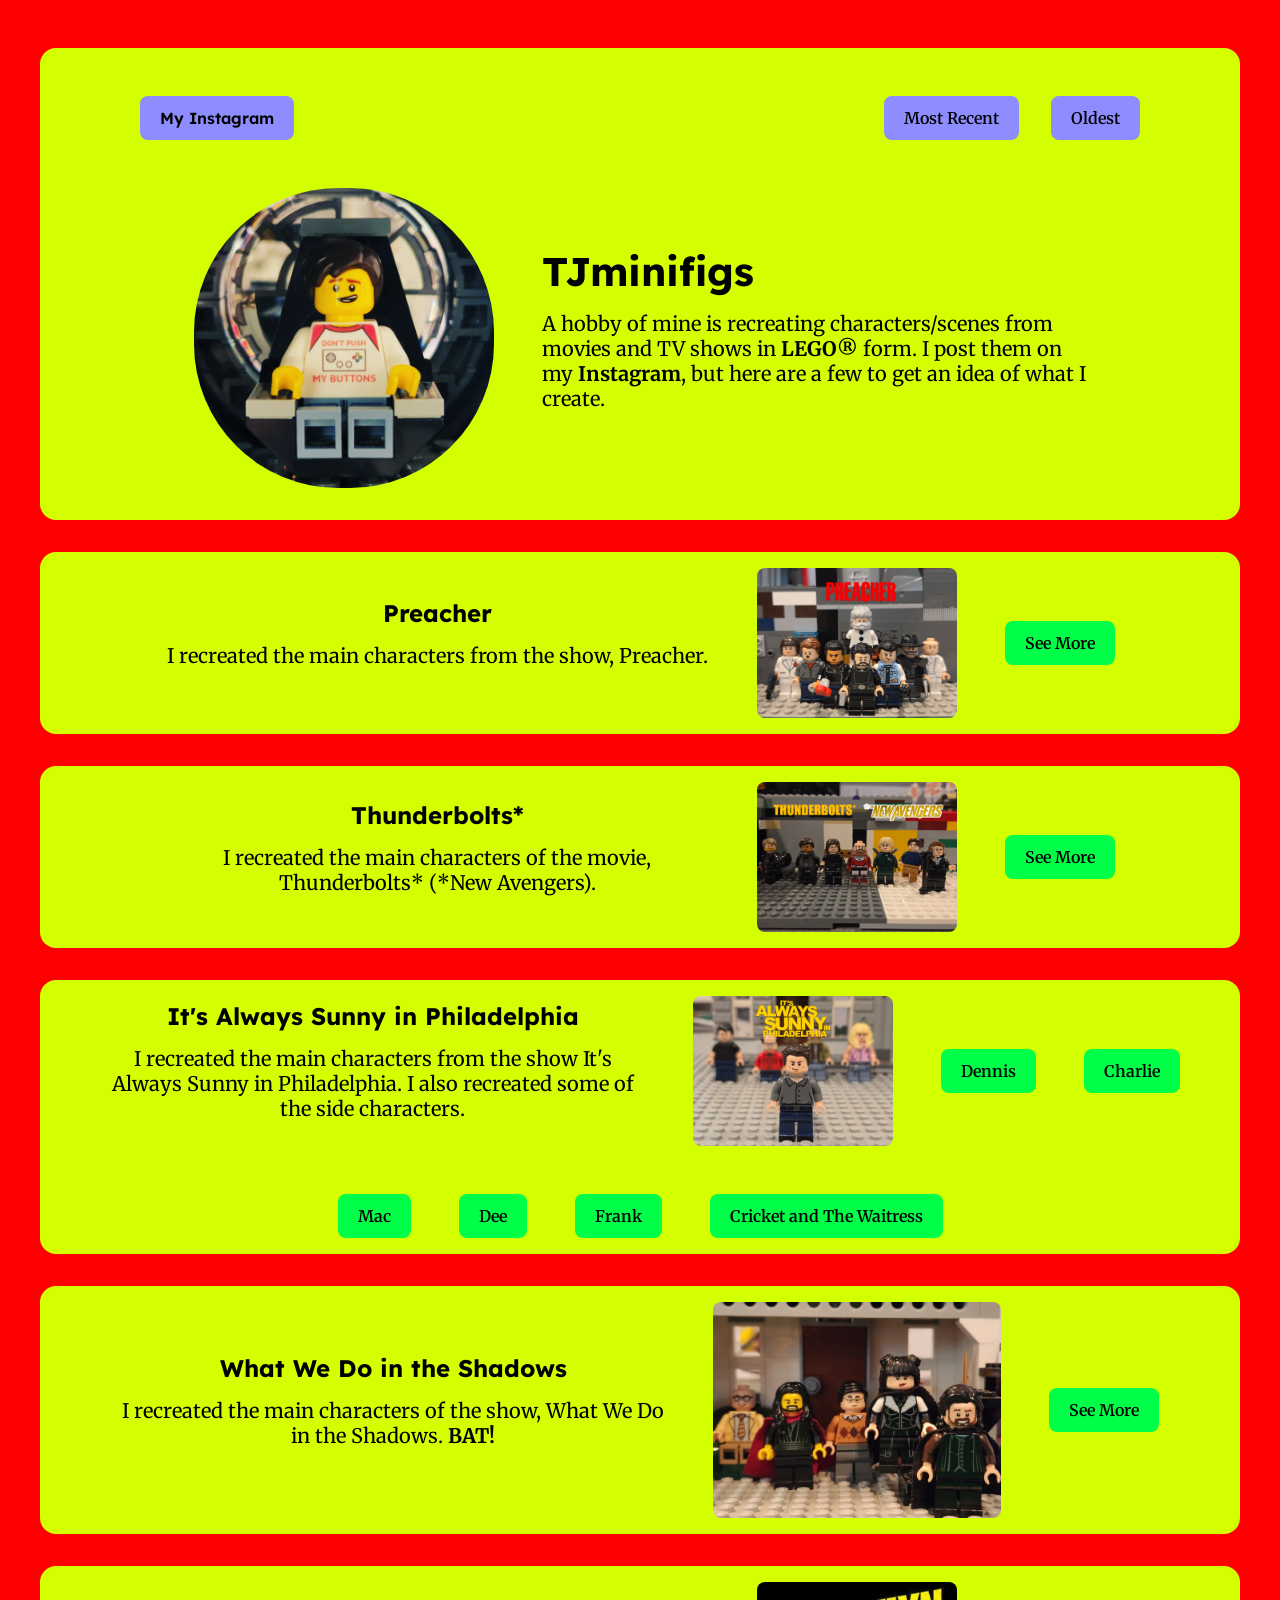
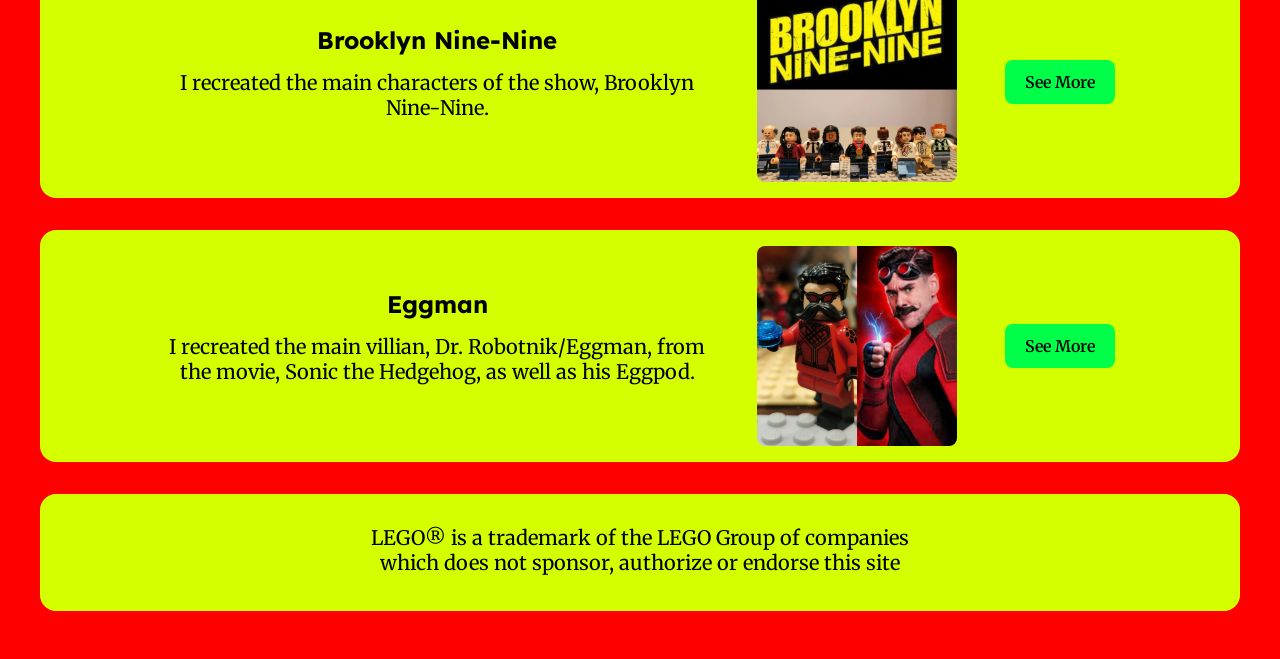
<file: index.html>
<!DOCTYPE html>
<html lang="en">
<head>
    <meta charset="UTF-8">
    <meta name="viewport" content="width=device-width, initial-scale=1.0">
    <title>TJminifigs Website</title>
    <link rel="stylesheet" href="styles.css">
</head>
<body>
    <header>
        <nav>
            <ul>
                <li><a href="https://www.instagram.com/tj_minifigs" class="cta-button secondary">My Instagram</a></li>
                <li><a href="#Latest" class="cta-button secondary">Most Recent</a></li>
                <li><a href="#Oldest" class="cta-button secondary">Oldest</a></li>
            </ul>
        </nav>
        <div class="header-container">
            <img height="300px" width="300px" src="images/TJminifigsLogo.jpg">
            <div class="text-container">
                <h1>TJminifigs</h1>
                <p>A hobby of mine is recreating characters/scenes from movies and TV shows in <strong>LEGO®</strong> form. I post them on my <strong>Instagram</strong>, but here are a few to get an idea of what I create.</p>
            </div>
        </div>
    </header>

    <section id="Latest">
        <div class="flex-container">
            <div class="text-container">
                <h2>Preacher</h2>
                <p>I recreated the main characters from the show, Preacher.</p>
            </div>
            <img height="150px" width="200px" src="images/Preacher/Title.jpg">
            <a href="preacherPage.html" class="cta-button">See More</a>
        </div>
    </section>

    <section>
        <div class="flex-container">
            <div class="text-container">
                <h2>Thunderbolts*</h2>
                <p>I recreated the main characters of the movie, Thunderbolts* (*New Avengers).</p>
            </div>
            <img height="150px" width="200px" src="images/Thunderbolts/Title.jpg">
            <a href="thunderboltsPage.html" class="cta-button">See More</a>
        </div>
    </section>

    <section>
        <div class="flex-container">
            <div class="text-container">
                <h2>It's Always Sunny in Philadelphia</h2>
                <p>I recreated the main characters from the show It's Always Sunny in Philadelphia. I also recreated some of the side characters.</p>
            </div>
            <img height="150px" width="200px" src="images/iasip/Dennis/20250715_184344.jpg">
            <a href="dennisPage.html" class="cta-button">Dennis</a>
            <a href="charliePage.html" class="cta-button">Charlie</a>
            <a href="macPage.html" class="cta-button">Mac</a>
            <a href="deePage.html" class="cta-button">Dee</a>
            <a href="frankPage.html" class="cta-button">Frank</a>
            <a href="dwPage.html" class="cta-button">Cricket and The Waitress</a>
        </div>
    </section>

    <section>
        <div class="flex-container">
            <div class="text-container">
                <h2>What We Do in the Shadows</h2>
                <p>I recreated the main characters of the show, What We Do in the Shadows. <strong>BAT!</strong></p>
            </div>
            <img height="216px" width="288px" src="images/Shadows/Title.jpg">
            <a href="shadowsPage.html" class="cta-button">See More</a>
        </div>
    </section>

    <section>
        <div class="flex-container">
            <div class="text-container">
                <h2>Brooklyn Nine-Nine</h2>
                <p>I recreated the main characters of the show, Brooklyn Nine-Nine.</p>
            </div>
            <img height="200px" width="200px" src="images/Brooklyn/Title.jpg">
            <a href="b99Page.html" class="cta-button">See More</a>
        </div>
    </section>

    <section id="Oldest">
        <div class="flex-container">
            <div class="text-container">
                <h2>Eggman</h2>
                <p>I recreated the main villian, Dr. Robotnik/Eggman, from the movie, Sonic the Hedgehog, as well as his Eggpod.</p>
            </div>
            <img height="200px" width="200px" src="images/Sonic/Title.jpg">
            <a href="sonicPage.html" class="cta-button">See More</a>
        </div>
    </section>

    <section>
        <div class="flex-container">
            <div class="text-container">
                <p>LEGO® is a trademark of the LEGO Group of companies which does not sponsor, authorize or endorse this site</p>
            </div>
        </div>
    </section>
</body>
</html>
</file>
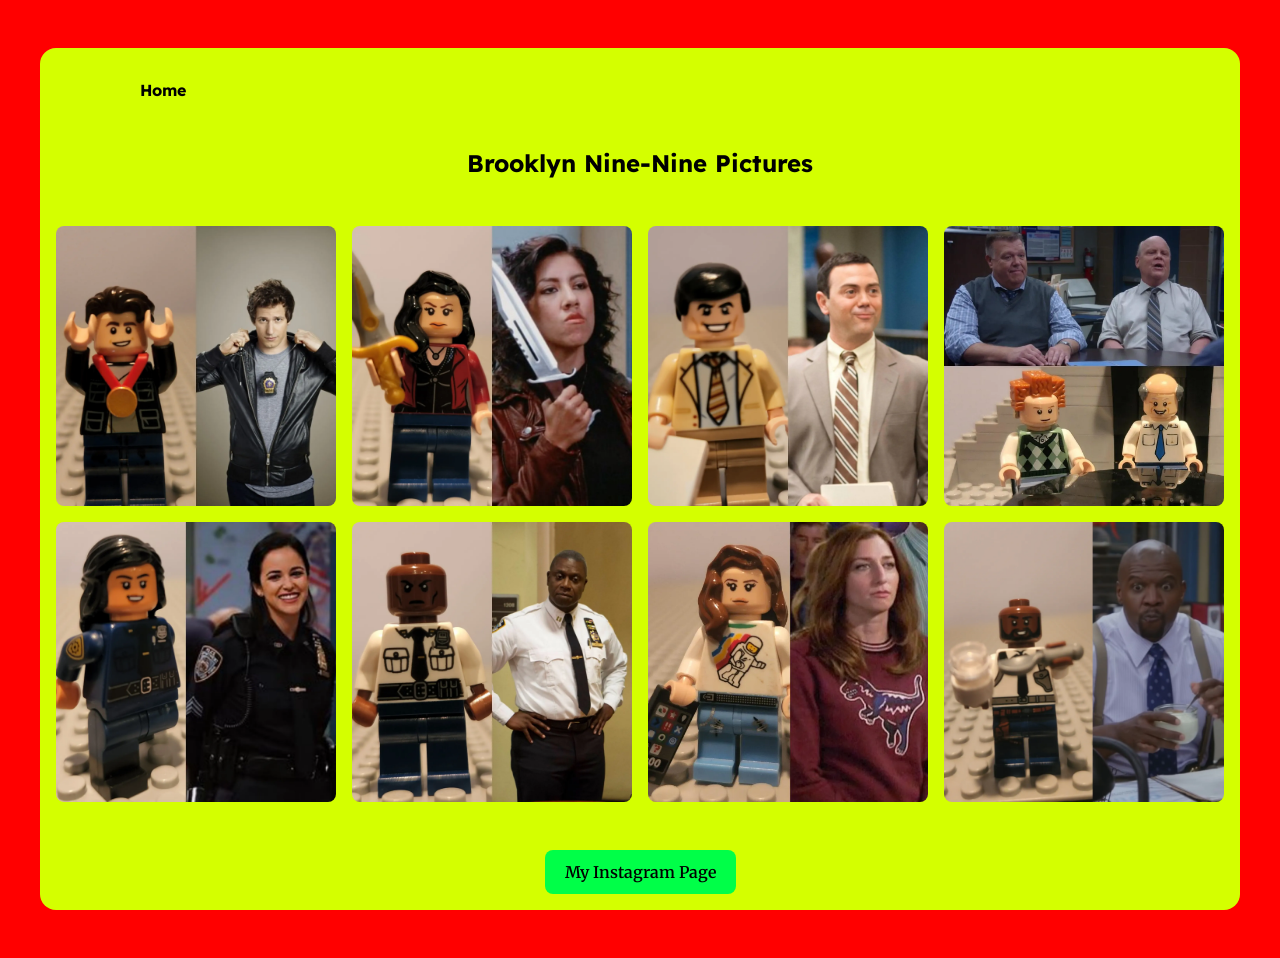
<file: b99Page.html>
<!DOCTYPE html>
<html lang="en">
<head>
    <meta charset="UTF-8">
    <meta name="viewport" content="width=device-width, initial-scale=1.0">
    <title>TJminifigs: B99</title>
    <link rel="stylesheet" href="styles.css">
</head>
<body>
    <section>
        <nav>
            <ul>
                <li><a href="index.html">Home</a></li>
            </ul>
        </nav>
        <h2>Brooklyn Nine-Nine Pictures</h2>
        <div class="grid-container-b99">
            <img style="grid-area: img-1" src="images/Brooklyn/IMG_20220907_194219_845.jpg">
            <img style="grid-area: img-2" src="images/Brooklyn/IMG_20220907_194219_878.jpg">
            <img style="grid-area: img-3" src="images/Brooklyn/IMG_20220907_194219_910.jpg">
            <img style="grid-area: img-4" src="images/Brooklyn/IMG_20220907_194219_962.jpg">
            <img style="grid-area: img-5" src="images/Brooklyn/IMG_20220907_194219_998.jpg">
            <img style="grid-area: img-6" src="images/Brooklyn/IMG_20220907_194220_043.jpg">
            <img style="grid-area: img-7" src="images/Brooklyn/IMG_20220907_194220_074.jpg">
            <img style="grid-area: img-8" src="images/Brooklyn/IMG_20220907_194220_137.jpg">
        </div>
        <a href="https://www.instagram.com/tj_minifigs" class="cta-button">My Instagram Page</a>
    </section>
</body>
</html>
</file>
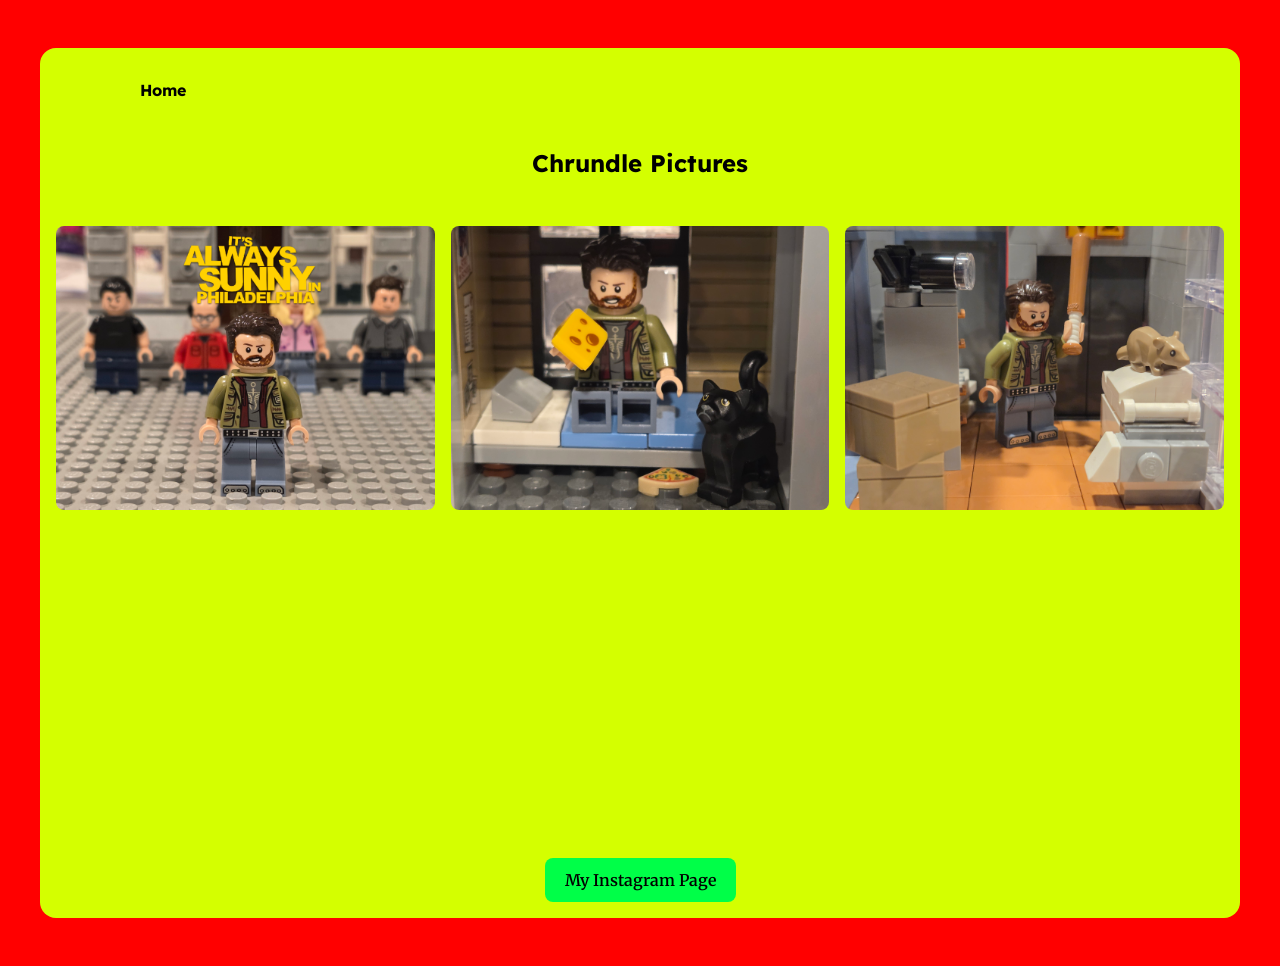
<file: charliePage.html>
<!DOCTYPE html>
<html lang="en">
<head>
    <meta charset="UTF-8">
    <meta name="viewport" content="width=device-width, initial-scale=1.0">
    <title>TJminifigs: Charlie</title>
    <link rel="stylesheet" href="styles.css">
</head>
<body>
    <section>
        <nav>
            <ul>
                <li><a href="index.html">Home</a></li>
            </ul>
        </nav>
        <h2>Chrundle Pictures</h2>
        <div class="grid-container-sunny">
            <img style="grid-area: img-1" src="images/iasip/Charlie/20250718_205018.jpg">
            <img style="grid-area: img-2" src="images/iasip/Charlie/20250718_205501.jpg">
            <img style="grid-area: img-3" src="images/iasip/Charlie/20250718_205755.jpg">
        </div>
        <a href="https://www.instagram.com/tj_minifigs" class="cta-button">My Instagram Page</a>
    </section>
</body>
</html>
</file>
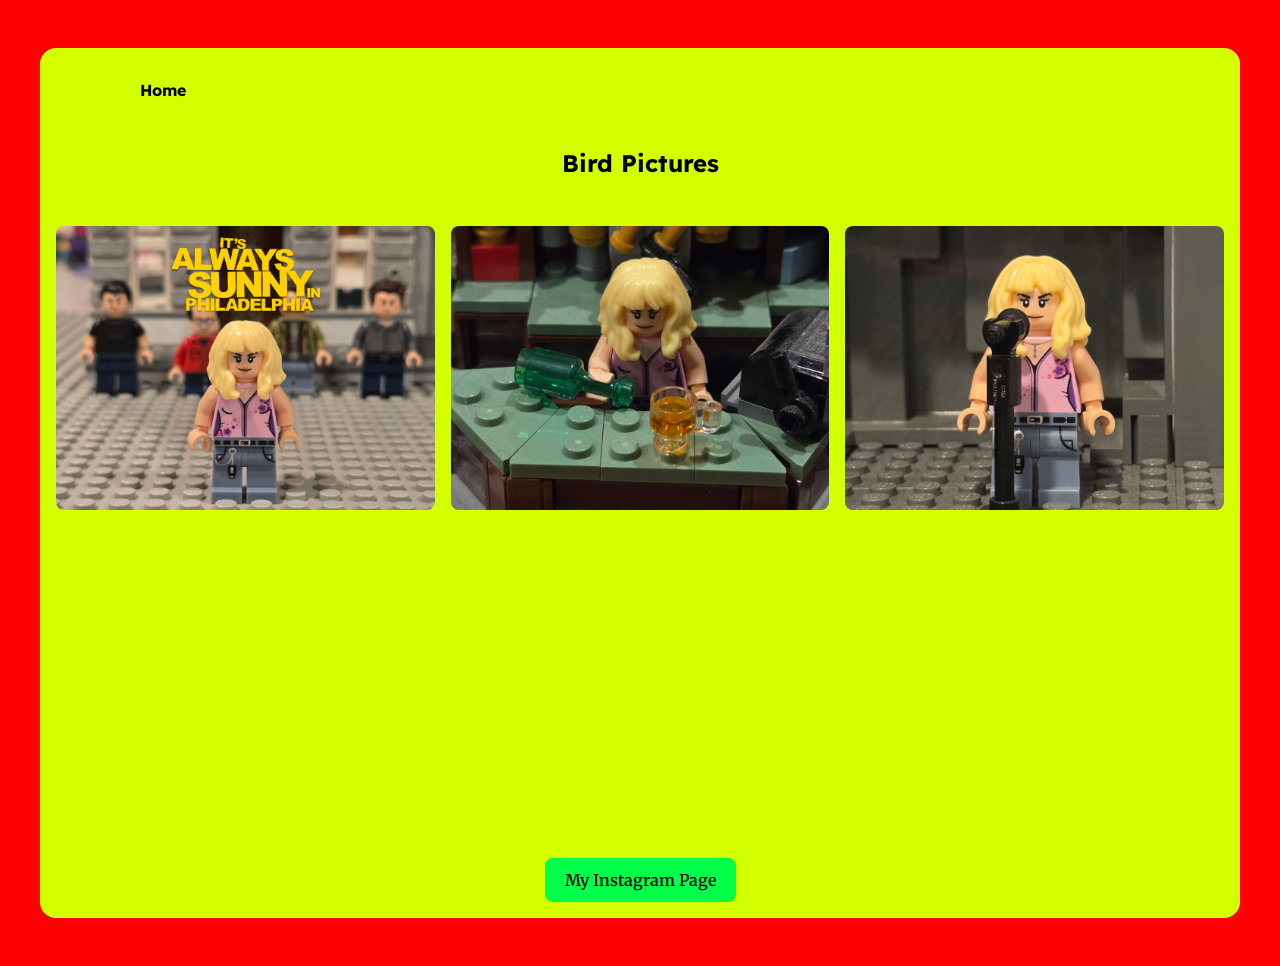
<file: deePage.html>
<!DOCTYPE html>
<html lang="en">
<head>
    <meta charset="UTF-8">
    <meta name="viewport" content="width=device-width, initial-scale=1.0">
    <title>TJminifigs: Dee</title>
    <link rel="stylesheet" href="styles.css">
</head>
<body>
    <section>
        <nav>
            <ul>
                <li><a href="index.html">Home</a></li>
            </ul>
        </nav>
        <h2>Bird Pictures</h2>
        <div class="grid-container-sunny">
            <img style="grid-area: img-1" src="images/iasip/Dee/20250716_205537.jpg">
            <img style="grid-area: img-2" src="images/iasip/Dee/20250716_210234.jpg">
            <img style="grid-area: img-3" src="images/iasip/Dee/20250716_211932.jpg">
        </div>
        <a href="https://www.instagram.com/tj_minifigs" class="cta-button">My Instagram Page</a>
    </section>
</body>
</html>
</file>
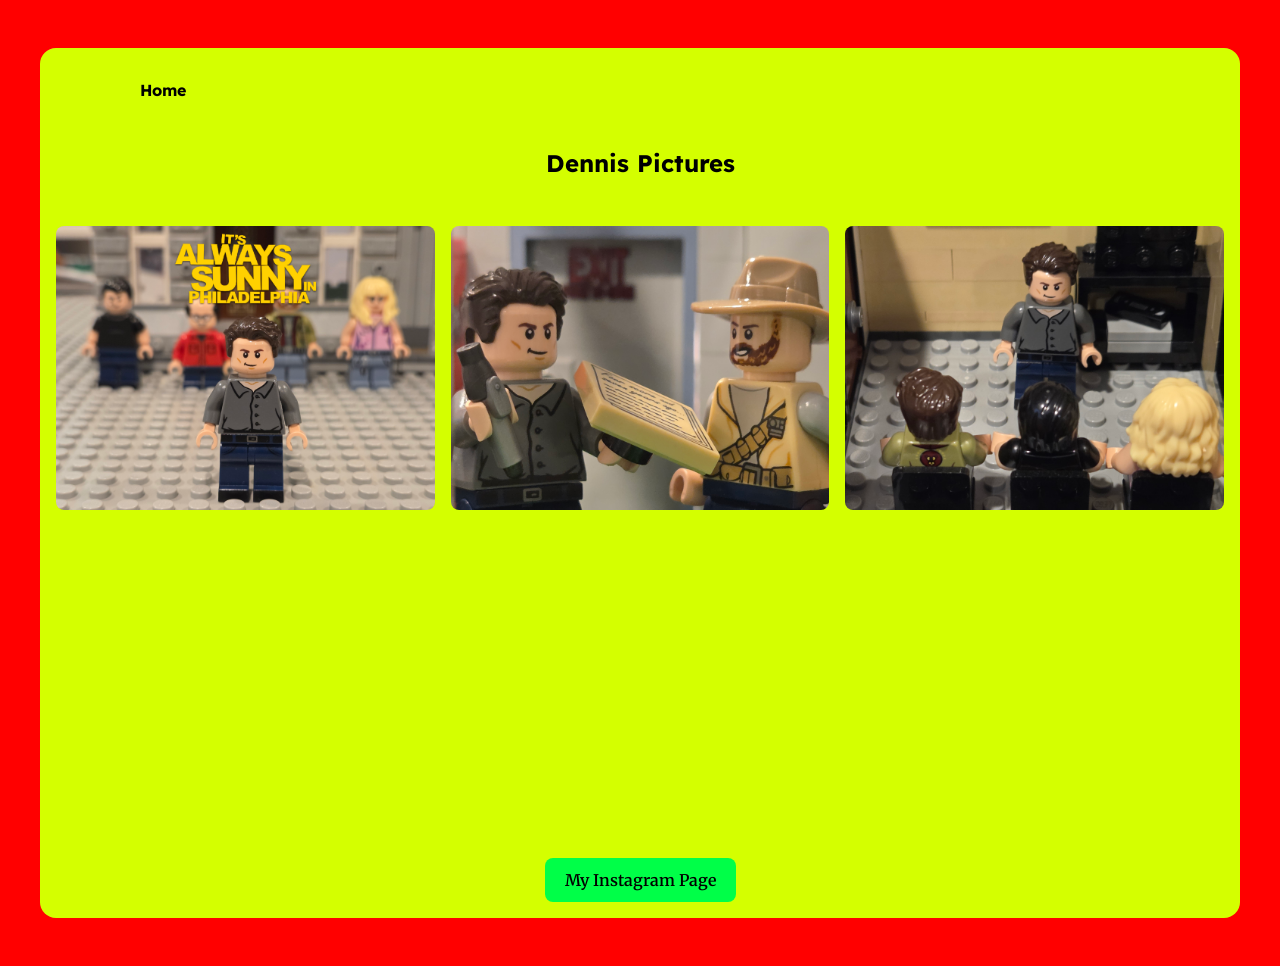
<file: dennisPage.html>
<!DOCTYPE html>
<html lang="en">
<head>
    <meta charset="UTF-8">
    <meta name="viewport" content="width=device-width, initial-scale=1.0">
    <title>TJminifigs: Dennis</title>
    <link rel="stylesheet" href="styles.css">
</head>
<body>
    <section>
        <nav>
            <ul>
                <li><a href="index.html">Home</a></li>
            </ul>
        </nav>
        <h2>Dennis Pictures</h2>
        <div class="grid-container-sunny">
            <img style="grid-area: img-1" src="images/iasip/Dennis/20250715_184344.jpg">
            <img style="grid-area: img-2" src="images/iasip/Dennis/20250715_191120.jpg">
            <img style="grid-area: img-3" src="images/iasip/Dennis/20250715_193728.jpg">
        </div>
        <a href="https://www.instagram.com/tj_minifigs" class="cta-button">My Instagram Page</a>
    </section>
</body>
</html>
</file>
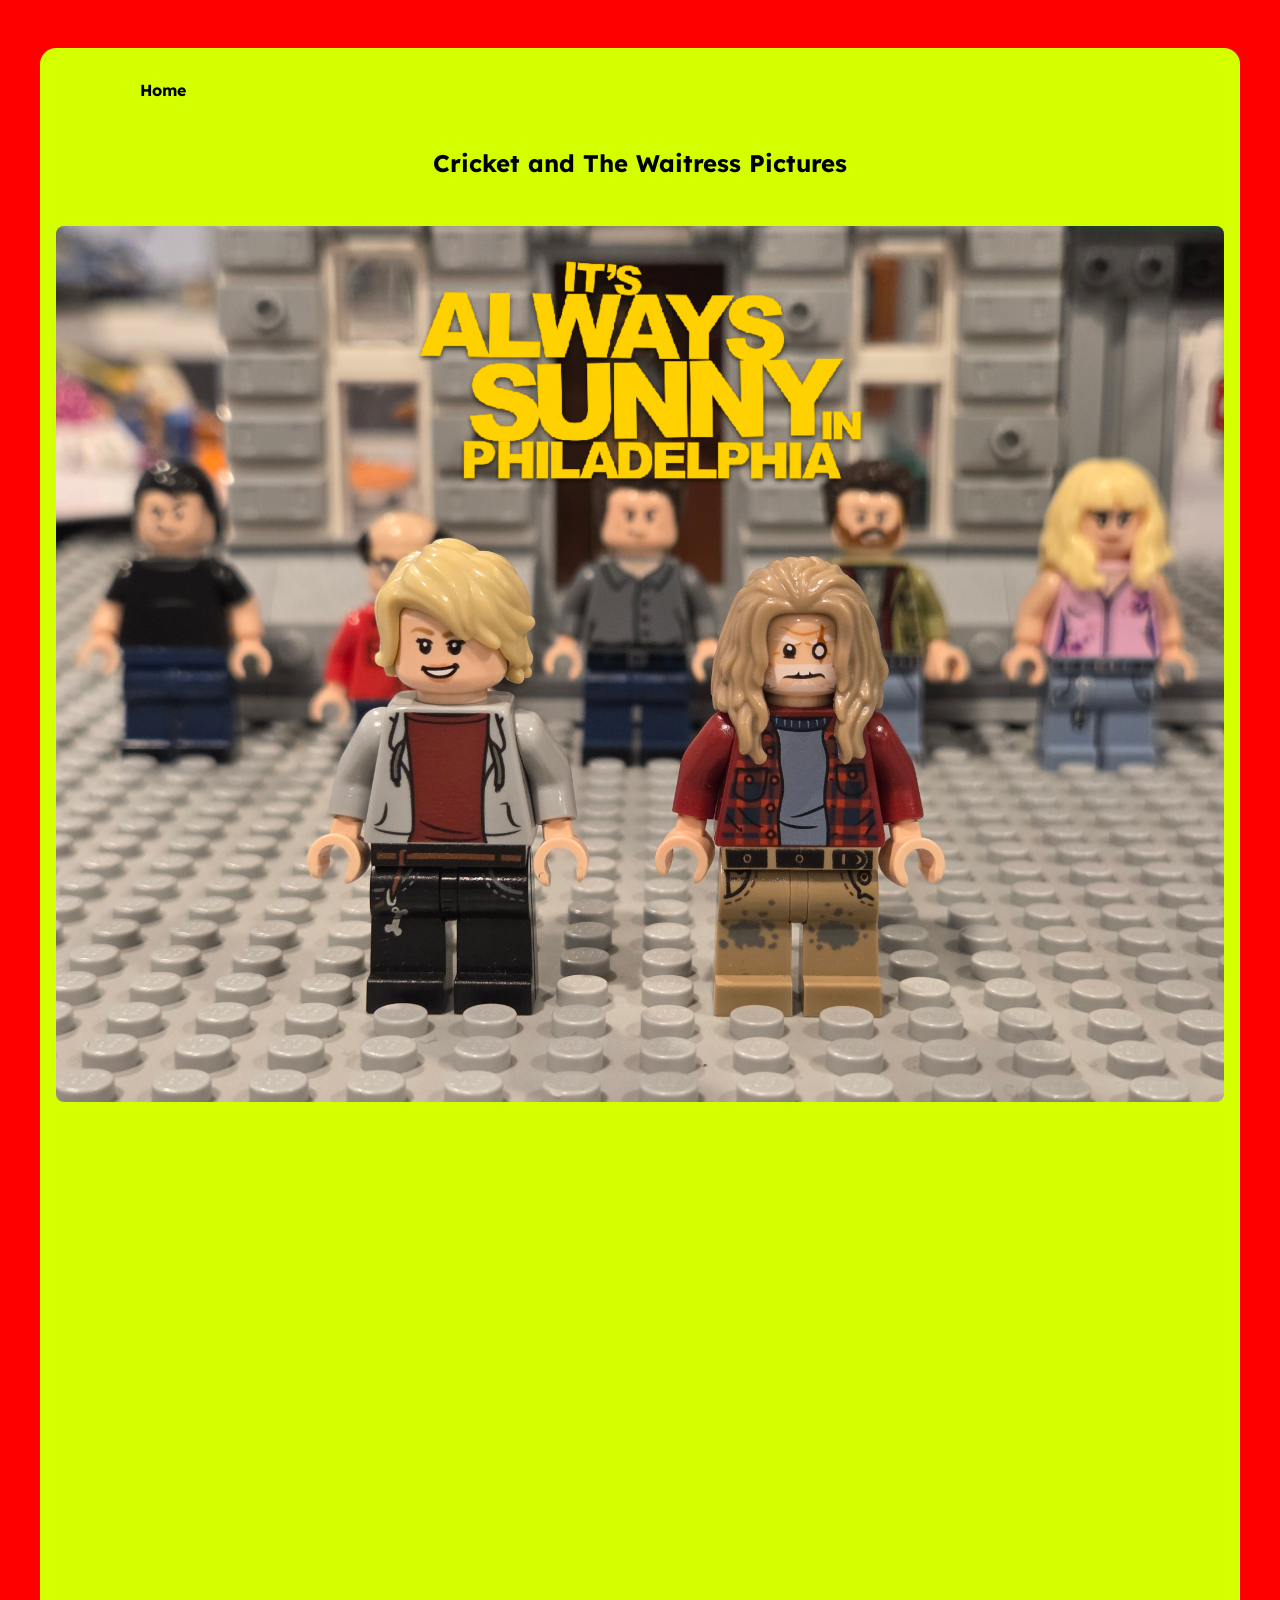
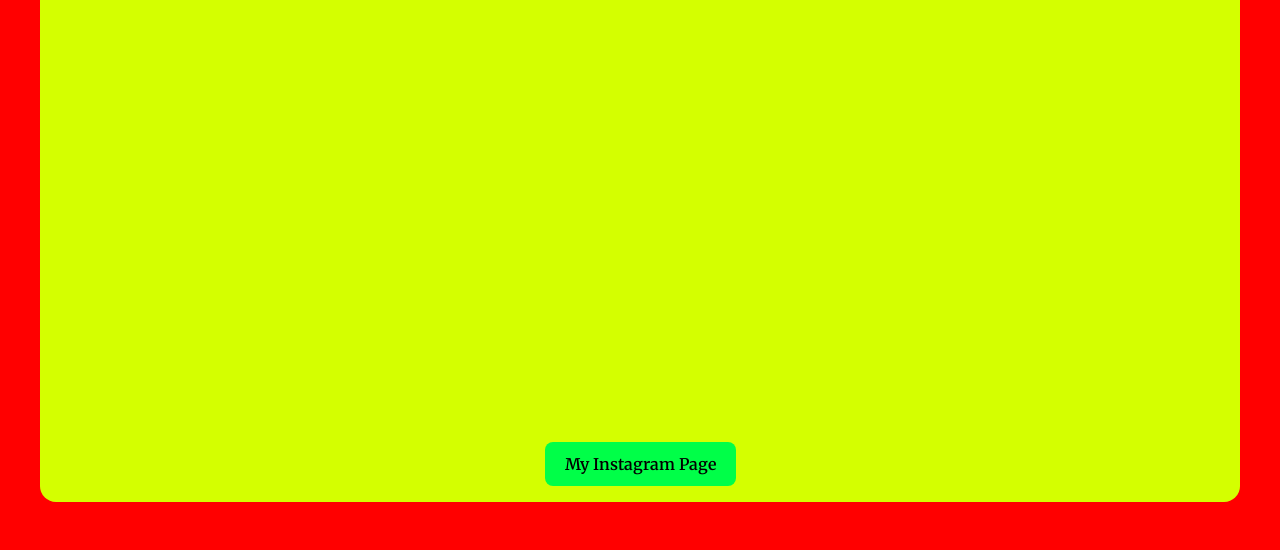
<file: dwPage.html>
<!DOCTYPE html>
<html lang="en">
<head>
    <meta charset="UTF-8">
    <meta name="viewport" content="width=device-width, initial-scale=1.0">
    <title>TJminifigs: Cricket and the Waitress</title>
    <link rel="stylesheet" href="styles.css">
</head>
<body>
    <section>
        <nav>
            <ul>
                <li><a href="index.html">Home</a></li>
            </ul>
        </nav>
        <h2>Cricket and The Waitress Pictures</h2>
        <div class="grid-container-dw">
            <img style="grid-area: img-1" src="images/iasip/dw/20250719_161346.jpg">
        </div>
        <a href="https://www.instagram.com/tj_minifigs" class="cta-button">My Instagram Page</a>
    </section>
</body>
</html>
</file>
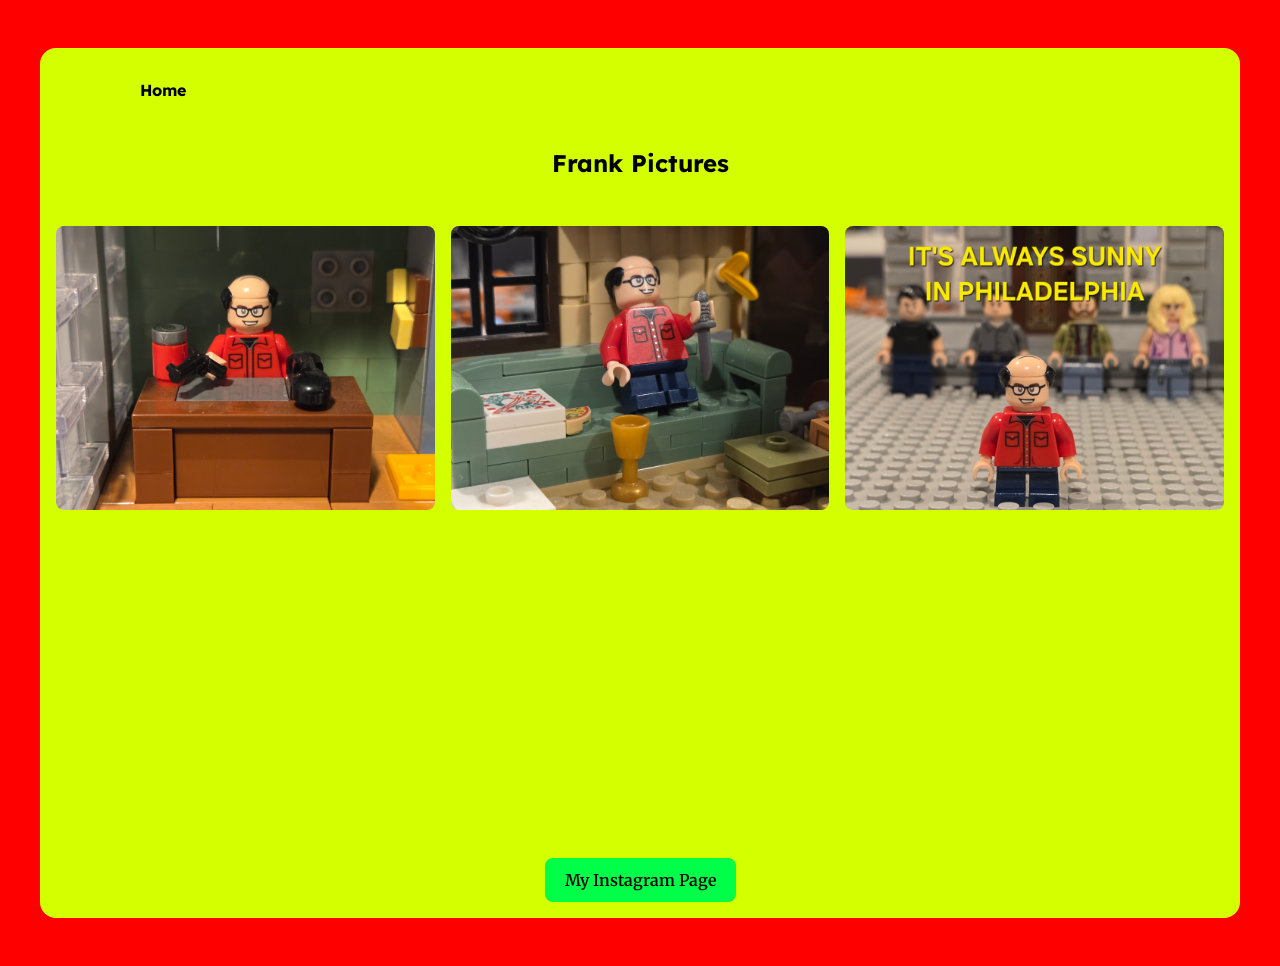
<file: frankPage.html>
<!DOCTYPE html>
<html lang="en">
<head>
    <meta charset="UTF-8">
    <meta name="viewport" content="width=device-width, initial-scale=1.0">
    <title>TJminifigs: Frank</title>
    <link rel="stylesheet" href="styles.css">
</head>
<body>
    <section>
        <nav>
            <ul>
                <li><a href="index.html">Home</a></li>
            </ul>
        </nav>
        <h2>Frank Pictures</h2>
        <div class="grid-container-sunny">
            <img style="grid-area: img-1" src="images/iasip/Frank/20250714_175645.jpg">
            <img style="grid-area: img-2" src="images/iasip/Frank/20250714_175018.jpg">
            <img style="grid-area: img-3" src="images/iasip/Frank/20250714_174625.jpg">
        </div>
        <a href="https://www.instagram.com/tj_minifigs" class="cta-button">My Instagram Page</a>
    </section>
</body>
</html>
</file>
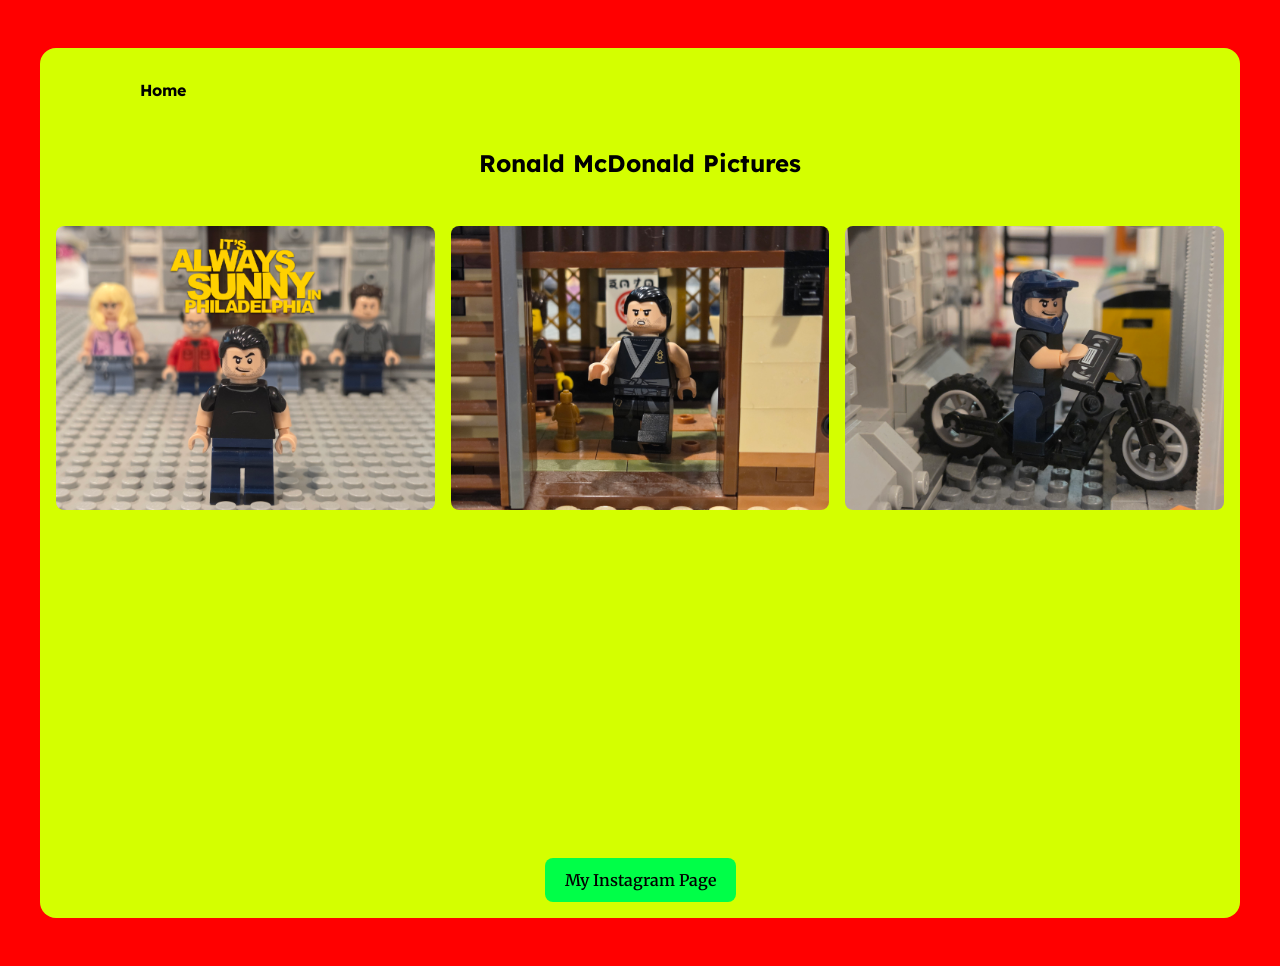
<file: macPage.html>
<!DOCTYPE html>
<html lang="en">
<head>
    <meta charset="UTF-8">
    <meta name="viewport" content="width=device-width, initial-scale=1.0">
    <title>TJminifigs: Mac</title>
    <link rel="stylesheet" href="styles.css">
</head>
<body>
    <section>
        <nav>
            <ul>
                <li><a href="index.html">Home</a></li>
            </ul>
        </nav>
        <h2>Ronald McDonald Pictures</h2>
        <div class="grid-container-sunny">
            <img style="grid-area: img-1" src="images/iasip/Mac/20250717_172320.jpg">
            <img style="grid-area: img-2" src="images/iasip/Mac/20250717_172723.jpg">
            <img style="grid-area: img-3" src="images/iasip/Mac/20250717_173830.jpg">
        </div>
        <a href="https://www.instagram.com/tj_minifigs" class="cta-button">My Instagram Page</a>
    </section>
</body>
</html>
</file>
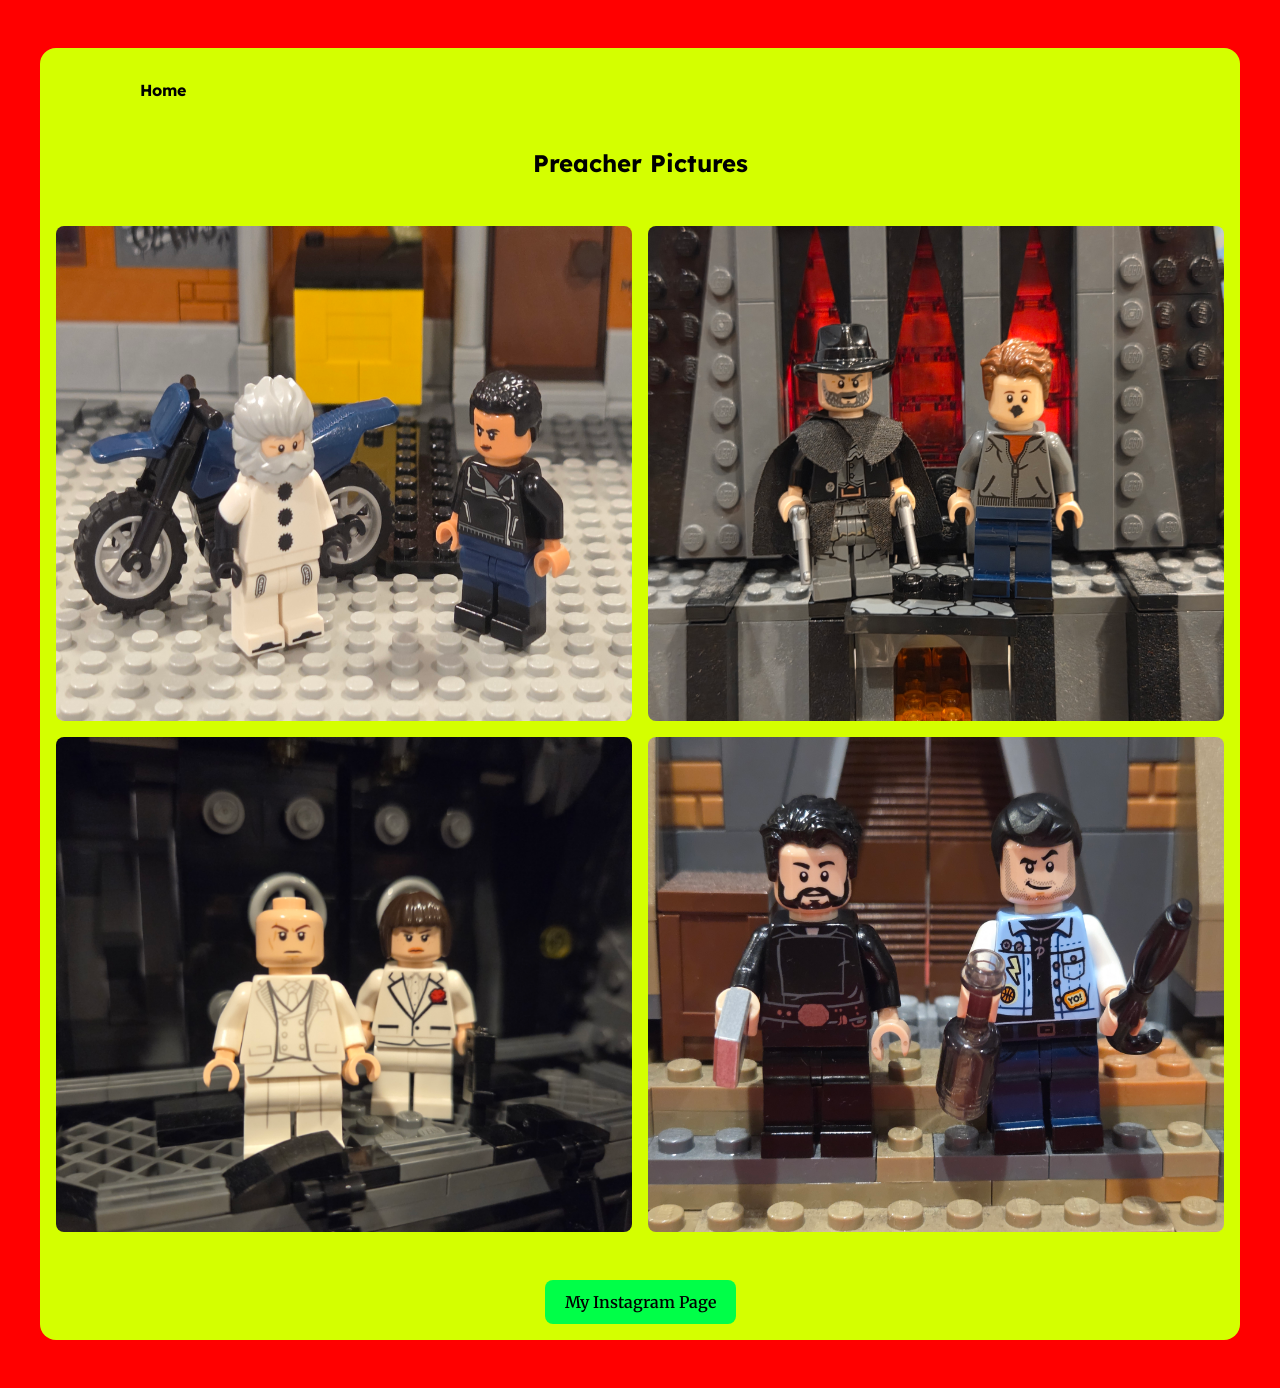
<file: preacherPage.html>
<!DOCTYPE html>
<html lang="en">
<head>
    <meta charset="UTF-8">
    <meta name="viewport" content="width=device-width, initial-scale=1.0">
    <title>TJminifigs: Preacher</title>
    <link rel="stylesheet" href="styles.css">
</head>
<body>
    <section>
        <nav>
            <ul>
                <li><a href="index.html">Home</a></li>
            </ul>
        </nav>
        <h2>Preacher Pictures</h2>
        <div class="grid-container-preacher">
            <img style="grid-area: img-1" src="images/Preacher/20250813_230559.jpg">
            <img style="grid-area: img-2" src="images/Preacher/20250813_231000.jpg">
            <img style="grid-area: img-3" src="images/Preacher/20250813_233657.jpg">
            <img style="grid-area: img-4" src="images/Preacher/20250813_234638.jpg">
        </div>
        <a href="https://www.instagram.com/tj_minifigs" class="cta-button">My Instagram Page</a>
    </section>
</body>
</html>
</file>
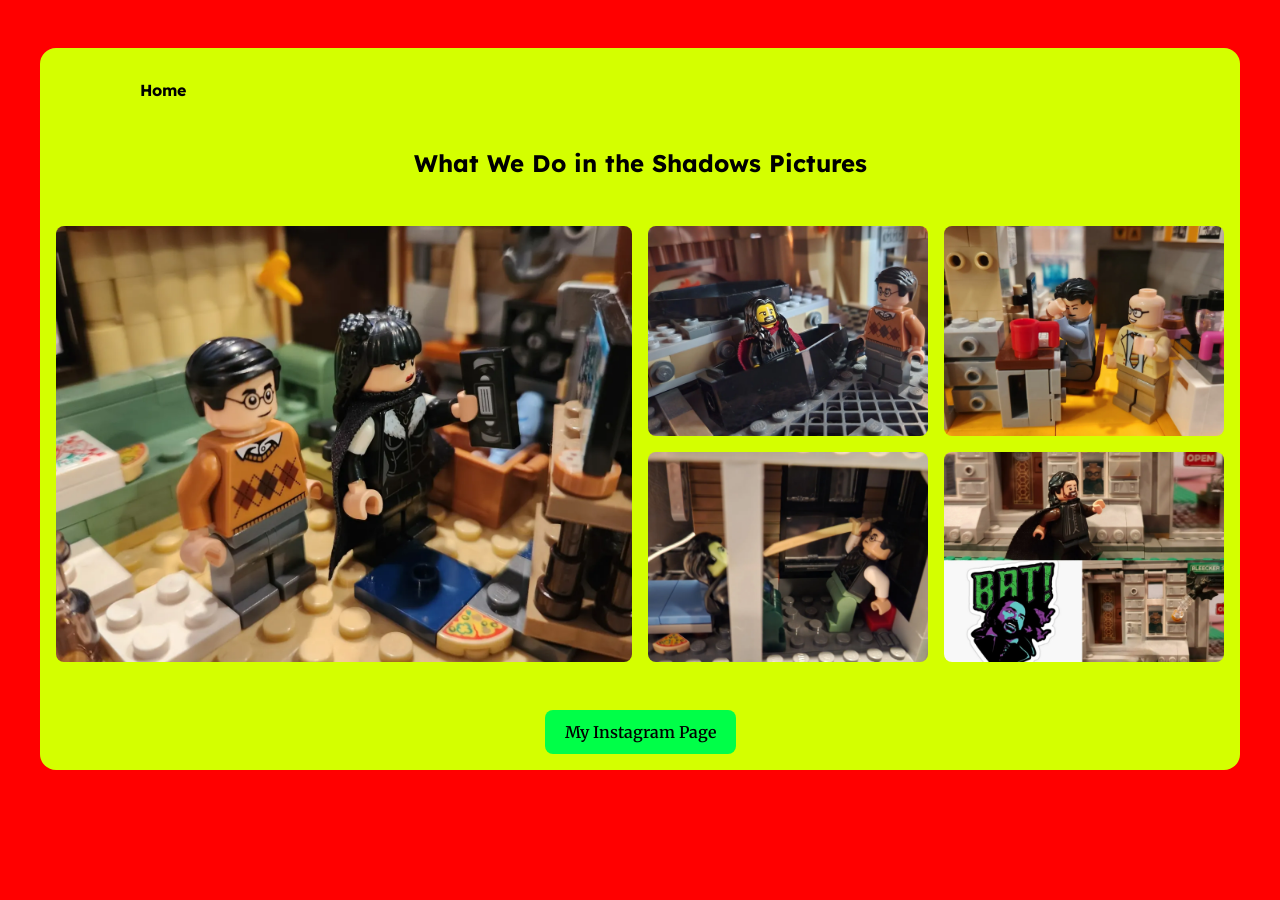
<file: shadowsPage.html>
<!DOCTYPE html>
<html lang="en">
<head>
    <meta charset="UTF-8">
    <meta name="viewport" content="width=device-width, initial-scale=1.0">
    <title>TJminifigs: What We Do in the Shadows</title>
    <link rel="stylesheet" href="styles.css">
</head>
<body>
    <section>
        <nav>
            <ul>
                <li><a href="index.html">Home</a></li>
            </ul>
        </nav>
        <h2>What We Do in the Shadows Pictures</h2>
        <div class="grid-container">
            <img style="grid-area: img-1" src="images/Shadows/Left.jpg">
            <img style="grid-area: img-2" src="images/Shadows/IMG_20221030_182422_165.jpg">
            <img style="grid-area: img-3" src="images/Shadows/IMG_20221030_182422_201.jpg">
            <img style="grid-area: img-4" src="images/Shadows/IMG_20221030_182422_233.jpg">
            <img style="grid-area: img-5" src="images/Shadows/IMG_20221030_182422_256.jpg">
        </div>
        <a href="https://www.instagram.com/tj_minifigs" class="cta-button">My Instagram Page</a>
    </section>
</body>
</html>
</file>
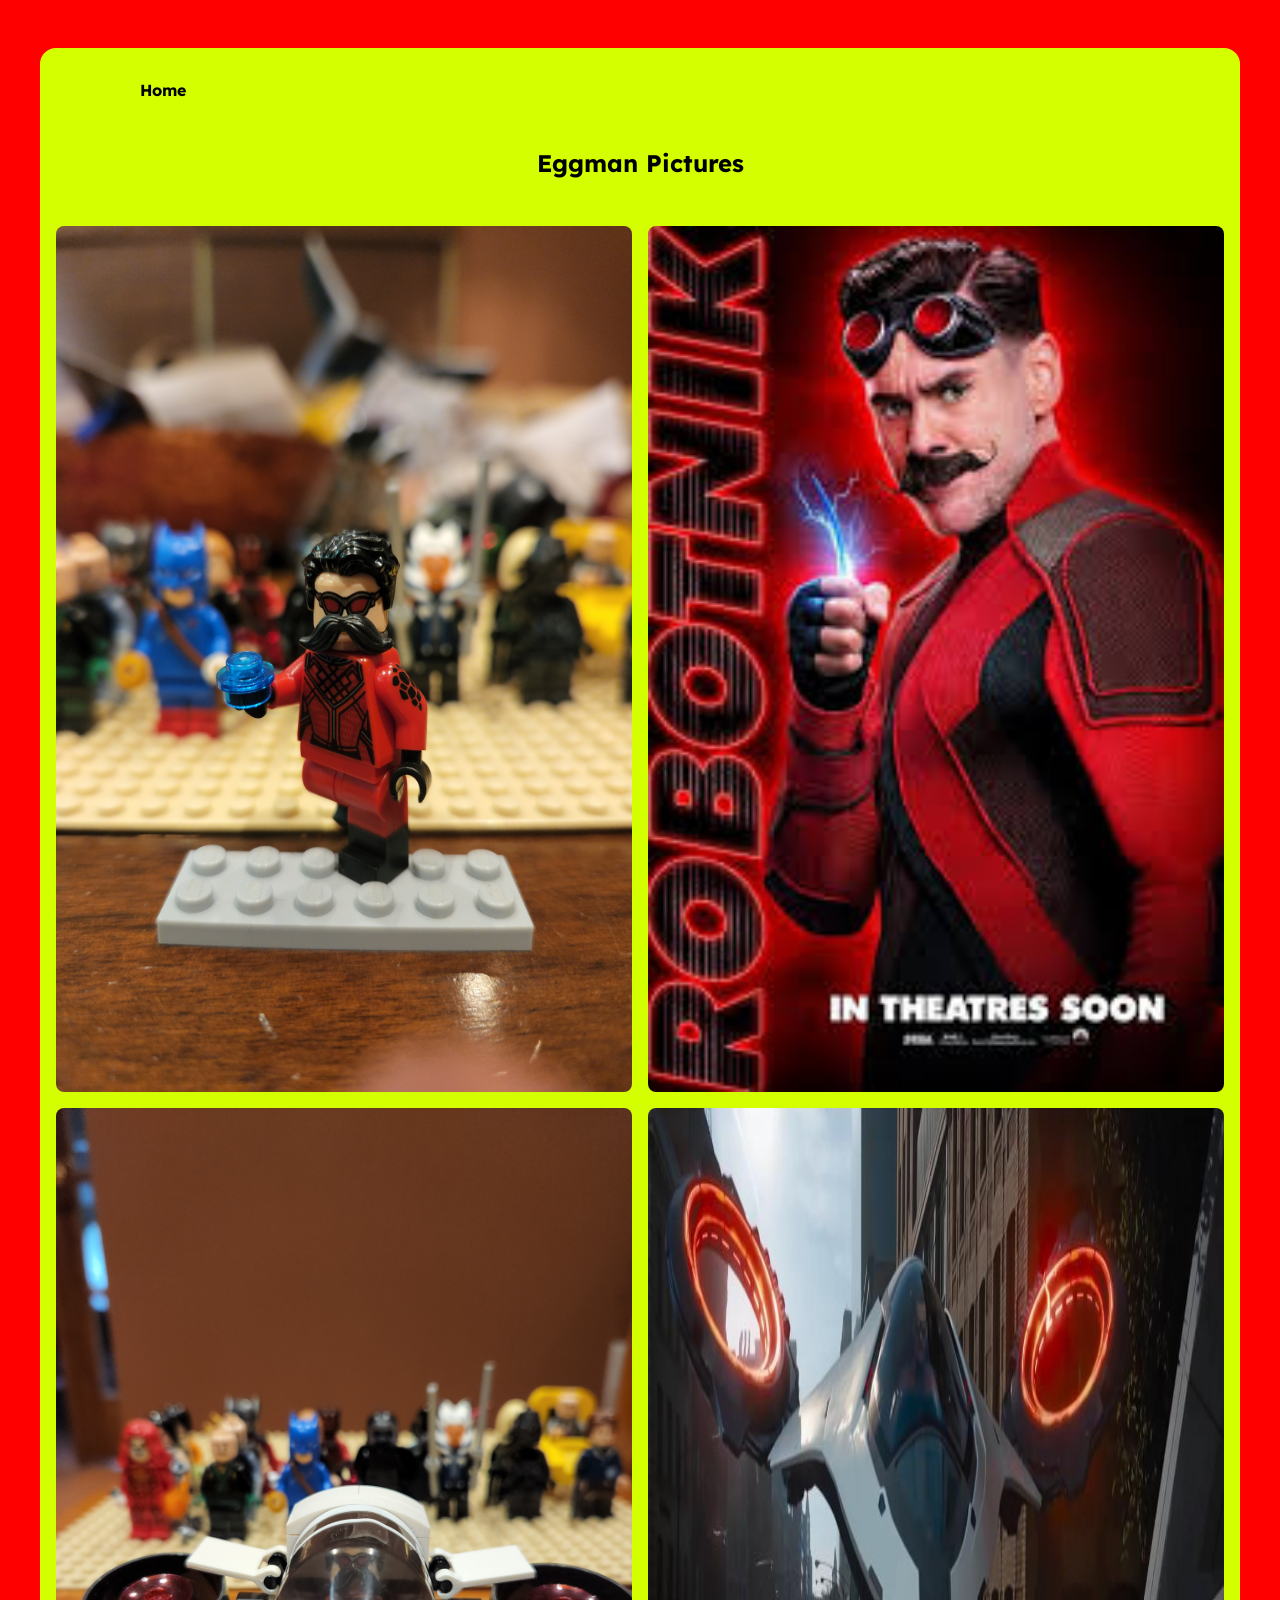
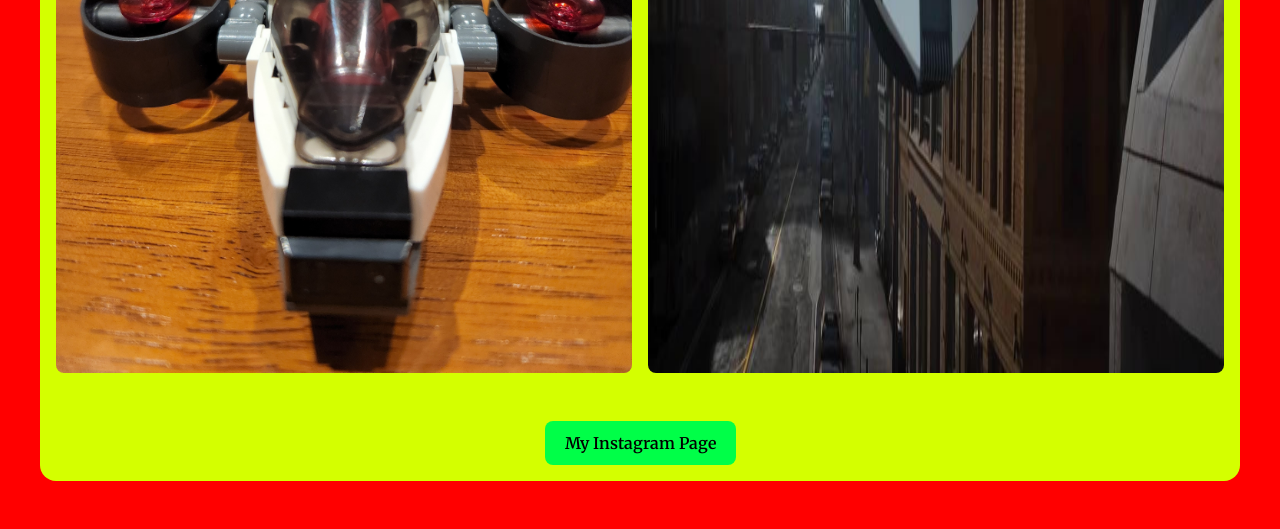
<file: sonicPage.html>
<!DOCTYPE html>
<html lang="en">
<head>
    <meta charset="UTF-8">
    <meta name="viewport" content="width=device-width, initial-scale=1.0">
    <title>TJminifigs: Eggman</title>
    <link rel="stylesheet" href="styles.css">
</head>
<body>
    <section>
        <nav>
            <ul>
                <li><a href="index.html">Home</a></li>
            </ul>
        </nav>
        <h2>Eggman Pictures</h2>
        <div class="grid-container-eggman">
            <img style="grid-area: img-1" src="images/Sonic/20220822_162405.jpg">
            <img style="grid-area: img-2" src="images/Sonic/20220822_170907.jpg">
            <img style="grid-area: img-3" src="images/Sonic/hq1ddq0jbp481.jpg">
            <img style="grid-area: img-4" src="images/Sonic/images.jpeg">
        </div>
        <a href="https://www.instagram.com/tj_minifigs" class="cta-button">My Instagram Page</a>
    </section>
</body>
</html>
</file>
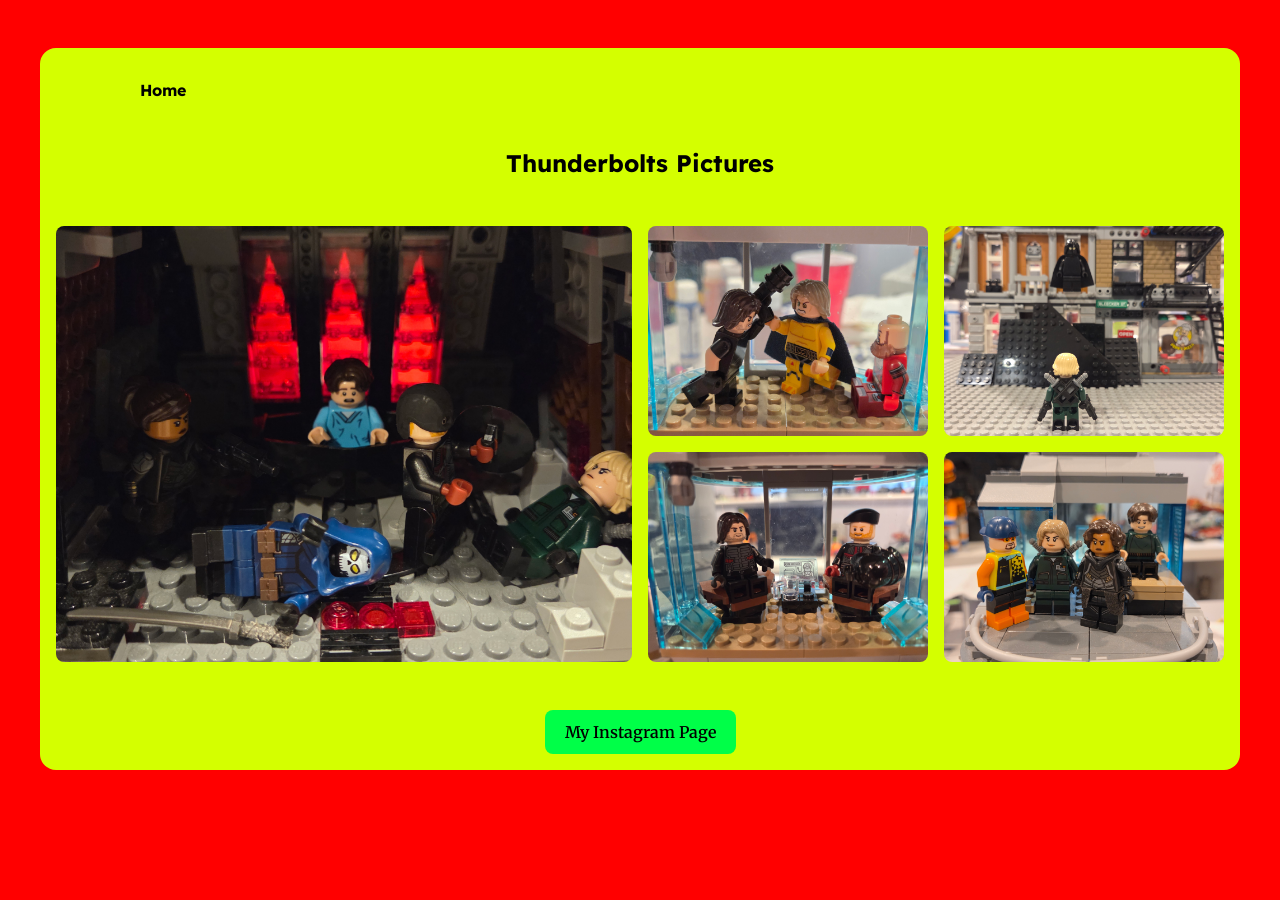
<file: thunderboltsPage.html>
<!DOCTYPE html>
<html lang="en">
<head>
    <meta charset="UTF-8">
    <meta name="viewport" content="width=device-width, initial-scale=1.0">
    <title>TJminifigs: Thunderbolts</title>
    <link rel="stylesheet" href="styles.css">
</head>
<body>
    <section>
        <nav>
            <ul>
                <li><a href="index.html">Home</a></li>
            </ul>
        </nav>
        <h2>Thunderbolts Pictures</h2>
        <div class="grid-container">
            <img style="grid-area: img-1" src="images/Thunderbolts/20250722_020006.jpg">
            <img style="grid-area: img-2" src="images/Thunderbolts/20250722_022752.jpg">
            <img style="grid-area: img-3" src="images/Thunderbolts/20250722_024432.jpg">
            <img style="grid-area: img-4" src="images/Thunderbolts/20250722_183302.jpg">
            <img style="grid-area: img-5" src="images/Thunderbolts/20250722_183437.jpg">
        </div>
        <a href="https://www.instagram.com/tj_minifigs" class="cta-button">My Instagram Page</a>
    </section>
</body>
</html>
</file>
<file: styles.css>
@import url('https://fonts.googleapis.com/css2?family=Lexend:wght@100..900&family=Merriweather:ital,opsz,wght@0,18..144,300..900;1,18..144,300..900&display=swap');

:root {
    --base-color: #ff0000;
    --text-color: #000000;
    --primary-color: #00ff48;
    --secondary-color: #8D8DFF;
    --color-1: #d4ff00;
    --color-2: #F3F7F9;
    --color-3: #F6F3F9;
}

* {
    margin: 0;
    padding: 0;
    box-sizing: border-box;
}

html {
    font-family: Merriweather, 'Segoe UI', Tahoma, Geneva, Verdana, sans-serif;
    color: var(--text-color);
}


body {
    padding: 1em;
    background-color: var(--base-color);
}

h1, h2, h3 {
    font-family: Lexend, 'Segoe UI', Tahoma, Geneva, Verdana, sans-serif;
}

nav {
    margin: 1em auto 3em auto; /* top right bottom left */
    width: min(1000px, 100%);
}

nav ul {
    display: flex; /* makes nav bar into a horizontal row */
    align-items: center; /* centers it vertically */
    list-style-type: none; /* removes bullet points from each entry */
    gap: 2em; /* space between enteries */
}

nav li:first-child {
    margin-right: auto;
    font-family: Lexend, Merriweather;
    font-weight: bold;
}

nav a {
    text-decoration: none;
    color: var(--text-color);
}

nav a:hover {
    text-decoration: underline;
}

header, section {
    margin: 2em auto;
    width: min(75em, 100%);
    background-color: var(--color-1);
    padding: min(2em, 15%);
    border-radius: 1em;
}

.header-container {
    display: flex;
    justify-content: center;
    align-items: center;
    flex-wrap: wrap; /* stacks stuff above each other when not enough width */
    gap: 3em;
}

.flex-container {
    display: flex;
    justify-content: center;
    align-items: center;
    flex-wrap: wrap; /* stacks stuff above each other when not enough width */
    gap: 3em;
}

.flex-container img {
    border-radius: .5em;
    transition: 100ms ease;
}

.flex-container img:hover {
    scale: 1.05;
}

header img {
    max-width: 100%;
    border-radius: 9em;
    object-fit: cover;
    object-position: bottom;
}

.text-container {
    flex: 0 1 34em;
}

h1 {
    font-size: 2.5rem;
}

.text-container p {
    margin: .75em 0 1em 0;
    font-size: 1.25rem;
}

.cta-button {
    display: inline-block;
    text-decoration: none;
    color: rgb(0, 0, 0);
    background-color: var(--primary-color);
    padding: .75em 1.25em;
    border-radius: .5em;
    font-weight: 600;
}

.secondary {
    background-color: var(--secondary-color);
}

section {
    padding: 1em min(1em, 15%);
    background-color: var(--color-1);
    text-align: center;
}

h2 {
    font-size: 1.5em;
}

section p {
    margin-top: 1em;
    font-size: 1.25em;
}

section#Thunderbolts {
    background-color: var(--color-3);
}

.grid-container {
    margin-top: 3em;
    margin-bottom: 3em;
    display: grid;
    width: 100%;
    grid-template-columns: repeat(4, 1fr);
    grid-template-rows: 1fr 1fr;
    grid-template-areas: 
    "img-1 img-1 img-2 img-3"
    "img-1 img-1 img-4 img-5";
    gap: 1em;
}


.grid-container img {
    height: 100%;
    width: 100%;
    border-radius: .5em;
    transition: 100ms ease;
}

.grid-container img:hover {
    scale: 1.05;
}

.grid-container-eggman {
    margin-top: 3em;
    margin-bottom: 3em;
    display: grid;
    width: 100%;
    grid-template-rows: 1fr 1fr;
    grid-template-areas: 
    "img-1 img-4"
    "img-2 img-3";
    gap: 1em;
}


.grid-container-eggman img {
    height: 100%;
    width: 100%;
    border-radius: .5em;
    transition: 100ms ease;
}

.grid-container-eggman img:hover {
    scale: 1.05;
}

.grid-container-preacher {
    margin-top: 3em;
    margin-bottom: 3em;
    display: grid;
    width: 100%;
    grid-template-rows: 1fr 1fr;
    grid-template-areas: 
    "img-1 img-4"
    "img-2 img-3";
    gap: 1em;
}


.grid-container-preacher img {
    height: 100%;
    width: 100%;
    border-radius: .5em;
    transition: 100ms ease;
}

.grid-container-preacher img:hover {
    scale: 1.05;
}

.grid-container-b99 {
    margin-top: 3em;
    margin-bottom: 3em;
    display: grid;
    width: 100%;
    grid-template-columns: repeat(4, 1fr);
    grid-template-rows: 1fr 1fr;
    grid-template-areas: 
    "img-1 img-2 img-3 img-4"
    "img-5 img-6 img-7 img-8";
    gap: 1em;
}


.grid-container-b99 img {
    height: 100%;
    width: 100%;
    border-radius: .5em;
    transition: 100ms ease;
}

.grid-container-b99 img:hover {
    scale: 2;
}

.grid-container-dw {
    margin-top: 3em;
    margin-bottom: 3em;
    display: grid;
    width: 100%;
    grid-template-columns: repeat(1, 1fr);
    grid-template-rows: 1fr 1fr;
    grid-template-areas: 
    "img-1";
    gap: 1em;
}


.grid-container-dw img {
    height: 100%;
    width: 100%;
    border-radius: .5em;
    transition: 100ms ease;
}

.grid-container-dw img:hover {
    scale: 1.05;
}

.grid-container-sunny {
    margin-top: 3em;
    margin-bottom: 3em;
    display: grid;
    width: 100%;
    grid-template-columns: repeat(3, 1fr);
    grid-template-rows: 1fr 1fr;
    grid-template-areas: 
    "img-1 img-2 img-3";
    gap: 1em;
}


.grid-container-sunny img {
    height: 100%;
    width: 100%;
    border-radius: .5em;
    transition: 100ms ease;
}

.grid-container-sunny img:hover {
    scale: 1.5;
}

@media(max-width: 988px) {
    header {
        text-align: center;
    }

    header .text-container {
        padding-top: 0;
    }
}

@media(max-width: 640px) {
    nav li {
        display: none;
    }

    nav li:first-child {
        display: block;
    }

    header {
        margin-top: 0;
    }

    .cta-button {
        margin-top: .5em;
        width: 100%;
    }

    .grid-container {
        display: flex;
        flex-direction: column;
    }

    .text-container p {
        font-size: 1rem;
    }

    h2 {
        font-size: 1.5rem;
    }
}
</file>
